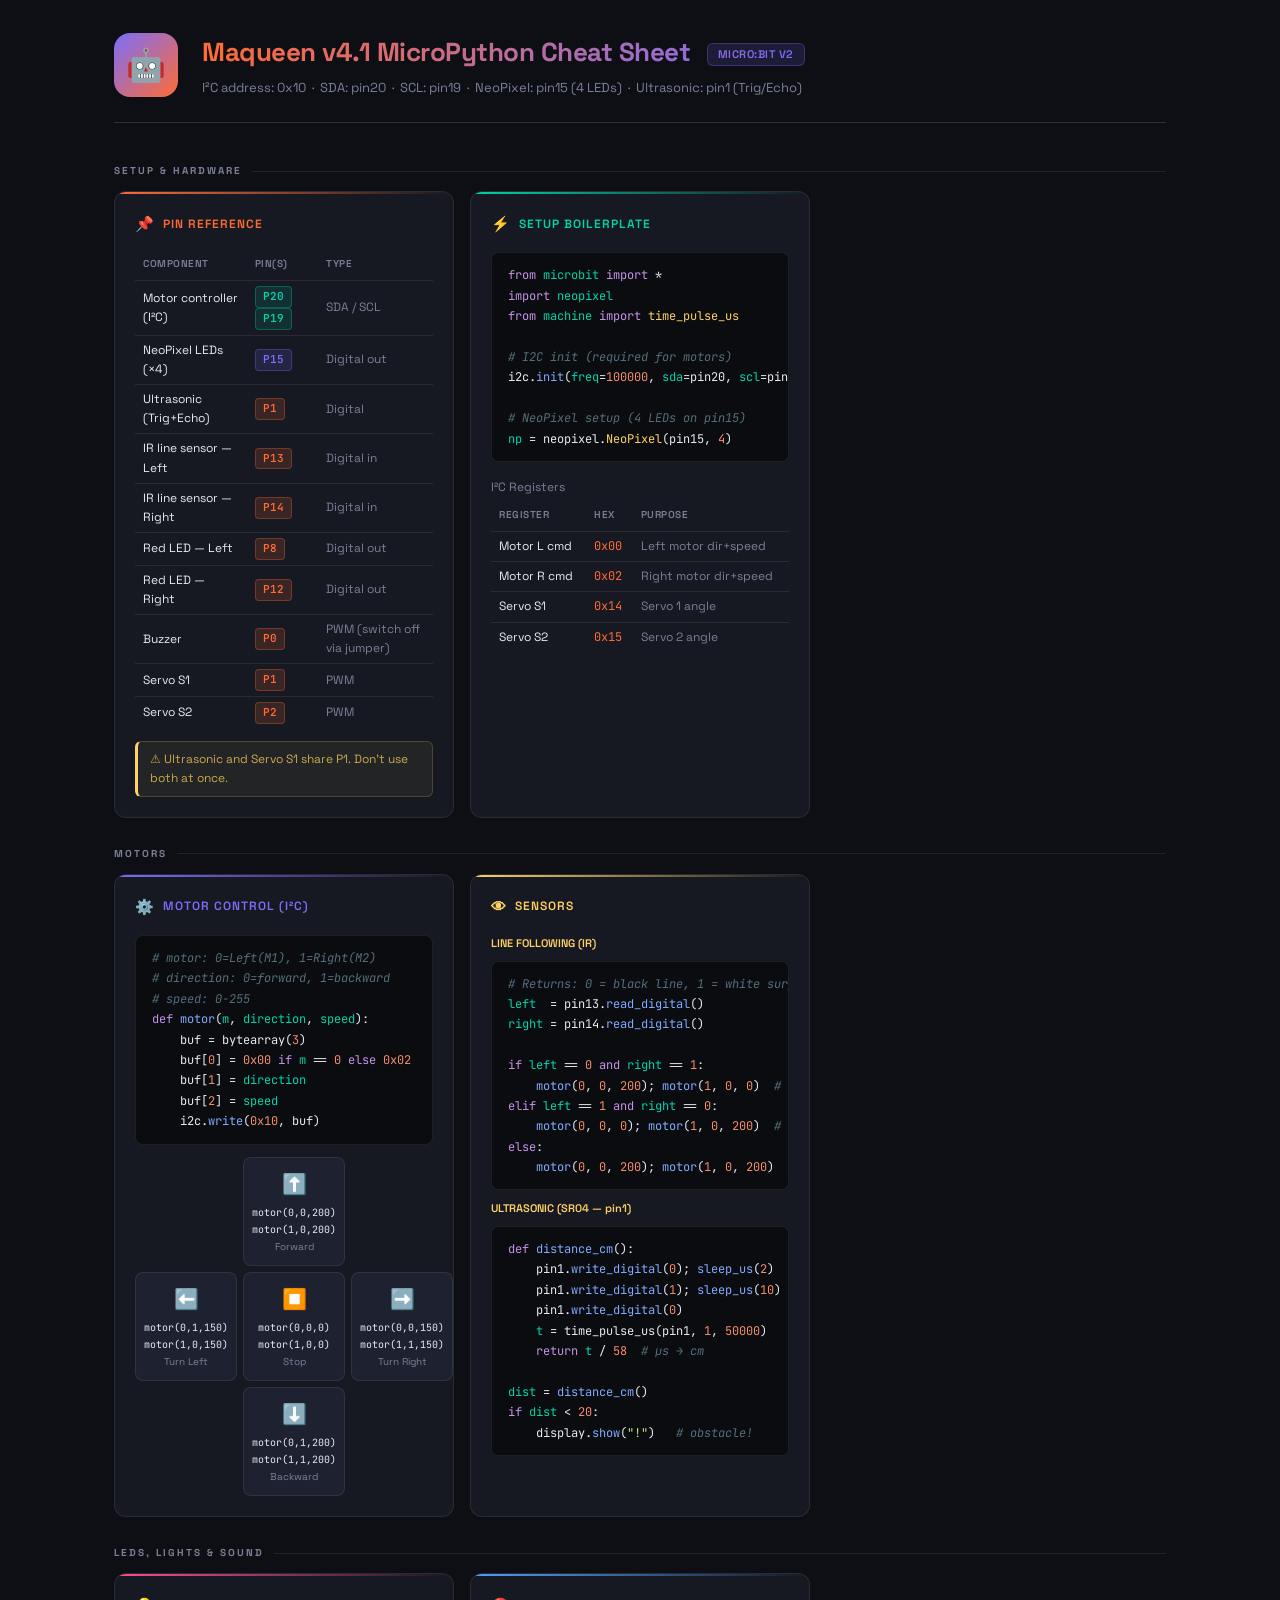
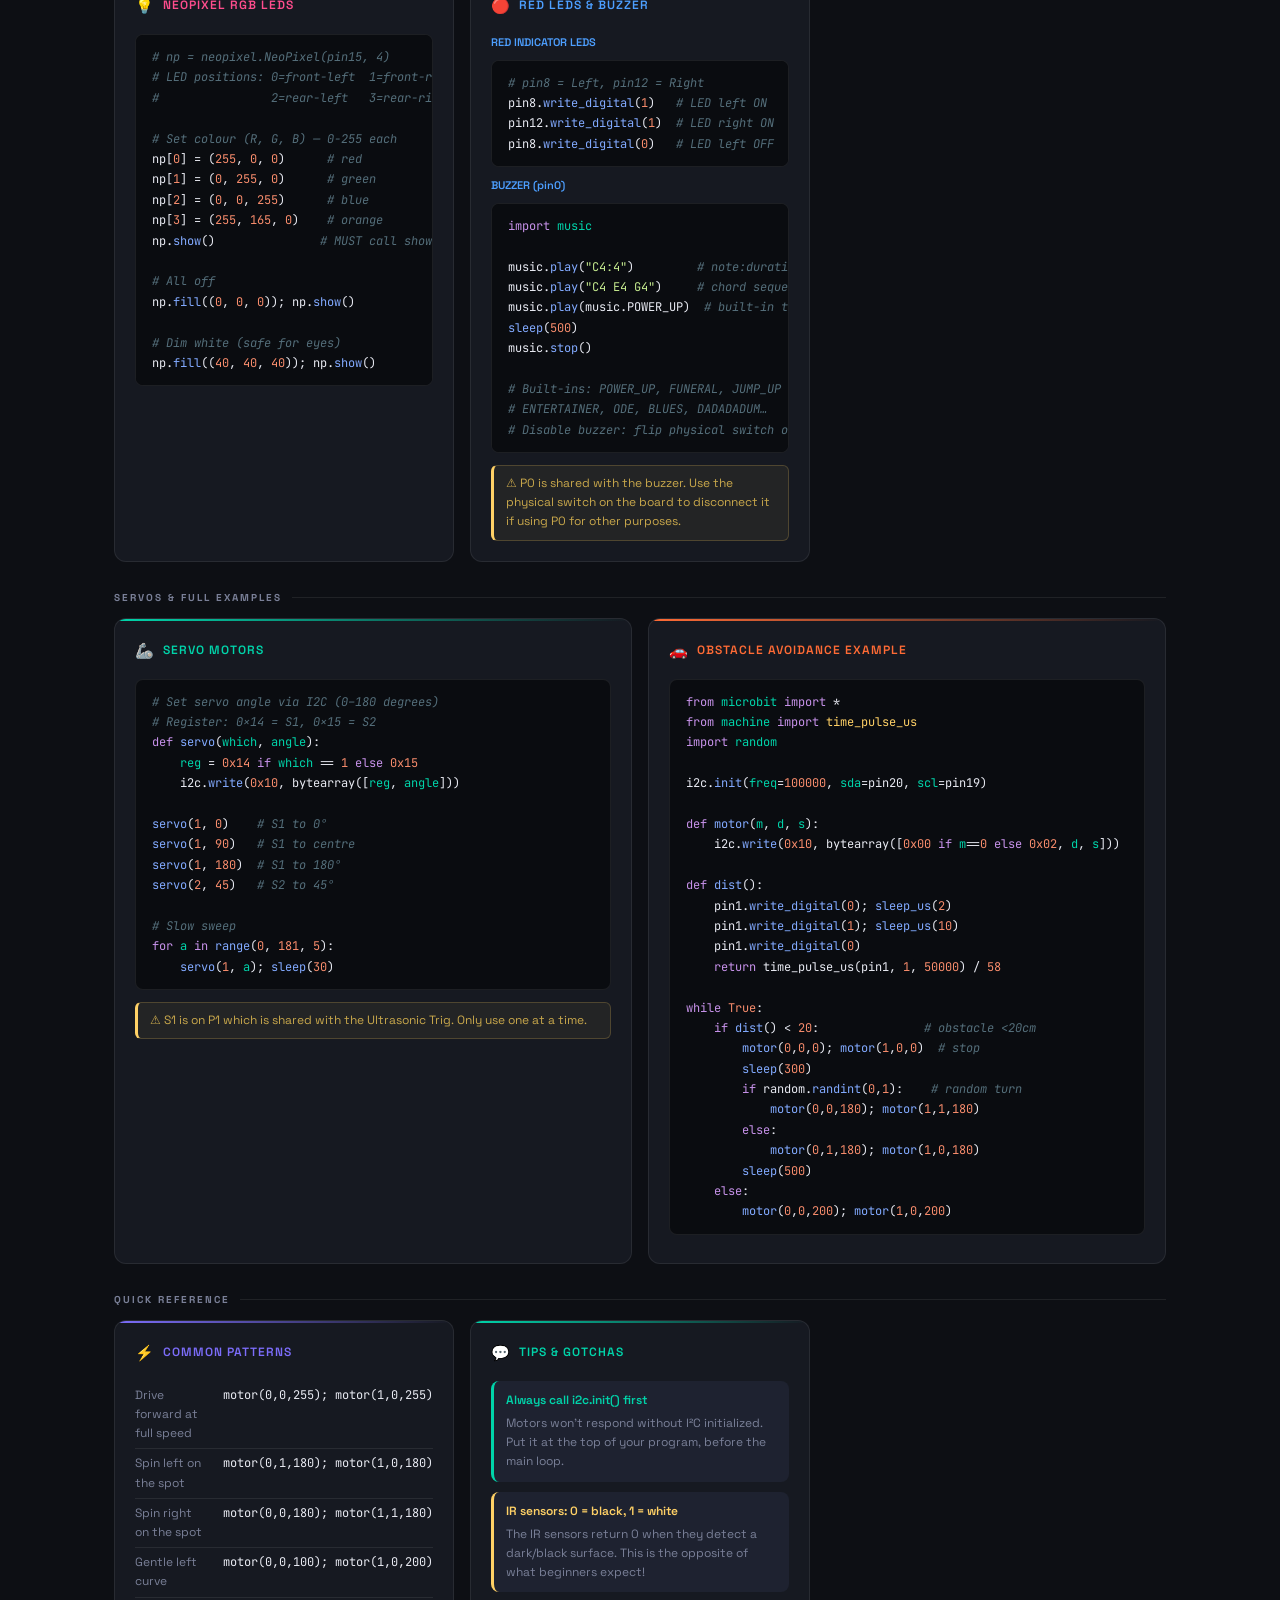
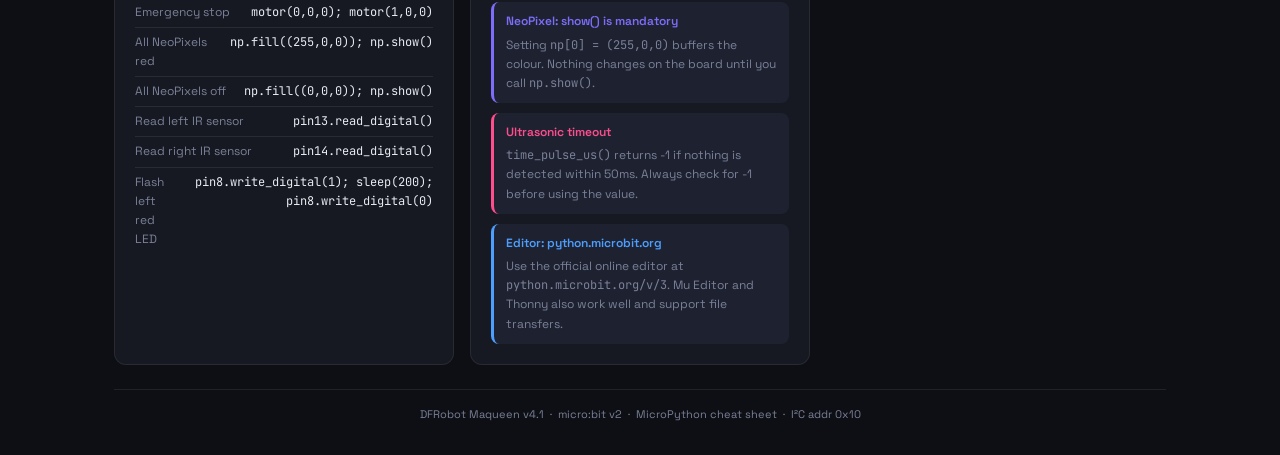
<file: maqueen_micropython_cheatsheet.html>
<!DOCTYPE html>
<html lang="en">
<head>
<meta charset="UTF-8">
<meta name="viewport" content="width=device-width, initial-scale=1.0">
<title>Maqueen v4.1 MicroPython Cheat Sheet</title>
<style>
  @import url('https://fonts.googleapis.com/css2?family=JetBrains+Mono:wght@400;600&family=Space+Grotesk:wght@300;400;600;700&display=swap');

  *, *::before, *::after { box-sizing: border-box; margin: 0; padding: 0; }

  :root {
    --bg: #0d0f14;
    --bg2: #161921;
    --bg3: #1e2230;
    --border: rgba(255,255,255,0.08);
    --border2: rgba(255,255,255,0.14);
    --text: #e8eaf2;
    --muted: #7a8098;
    --accent: #ff6b35;
    --accent2: #00d4aa;
    --accent3: #7c6dfa;
    --yellow: #ffd166;
    --pink: #ff4d8d;
    --code-bg: #0a0c10;
    --mono: 'JetBrains Mono', monospace;
    --sans: 'Space Grotesk', sans-serif;
  }

  body {
    background: var(--bg);
    color: var(--text);
    font-family: var(--sans);
    font-size: 14px;
    line-height: 1.6;
    padding: 2rem 1.5rem;
    max-width: 1100px;
    margin: 0 auto;
  }

  /* HEADER */
  .header {
    display: flex;
    align-items: center;
    gap: 1.5rem;
    margin-bottom: 2.5rem;
    padding-bottom: 1.5rem;
    border-bottom: 1px solid var(--border2);
  }

  .robot-icon {
    width: 64px;
    height: 64px;
    background: linear-gradient(135deg, var(--accent3), var(--accent));
    border-radius: 16px;
    display: flex;
    align-items: center;
    justify-content: center;
    font-size: 32px;
    flex-shrink: 0;
  }

  .header-text h1 {
    font-size: 26px;
    font-weight: 700;
    letter-spacing: -0.5px;
    background: linear-gradient(90deg, var(--accent), var(--accent3));
    -webkit-background-clip: text;
    -webkit-text-fill-color: transparent;
    background-clip: text;
  }

  .header-text p {
    color: var(--muted);
    font-size: 13px;
    margin-top: 4px;
  }

  .badge {
    display: inline-block;
    background: rgba(124,109,250,0.15);
    color: var(--accent3);
    border: 1px solid rgba(124,109,250,0.3);
    border-radius: 6px;
    padding: 2px 10px;
    font-size: 11px;
    font-weight: 600;
    letter-spacing: 0.5px;
    text-transform: uppercase;
    margin-left: 10px;
    vertical-align: middle;
  }

  /* GRID LAYOUT */
  .grid {
    display: grid;
    grid-template-columns: repeat(auto-fill, minmax(320px, 1fr));
    gap: 1rem;
  }

  .grid-wide {
    display: grid;
    grid-template-columns: 1fr 1fr;
    gap: 1rem;
  }

  @media (max-width: 700px) {
    .grid-wide { grid-template-columns: 1fr; }
  }

  /* SECTION CARD */
  .card {
    background: var(--bg2);
    border: 1px solid var(--border);
    border-radius: 12px;
    padding: 1.25rem;
    position: relative;
    overflow: hidden;
  }

  .card::before {
    content: '';
    position: absolute;
    top: 0; left: 0; right: 0;
    height: 2px;
  }

  .card.orange::before { background: linear-gradient(90deg, var(--accent), transparent); }
  .card.teal::before { background: linear-gradient(90deg, var(--accent2), transparent); }
  .card.purple::before { background: linear-gradient(90deg, var(--accent3), transparent); }
  .card.yellow::before { background: linear-gradient(90deg, var(--yellow), transparent); }
  .card.pink::before { background: linear-gradient(90deg, var(--pink), transparent); }
  .card.blue::before { background: linear-gradient(90deg, #4d9fff, transparent); }

  .card h2 {
    font-size: 12px;
    font-weight: 600;
    letter-spacing: 1px;
    text-transform: uppercase;
    margin-bottom: 1rem;
    display: flex;
    align-items: center;
    gap: 8px;
  }

  .card.orange h2 { color: var(--accent); }
  .card.teal h2 { color: var(--accent2); }
  .card.purple h2 { color: var(--accent3); }
  .card.yellow h2 { color: var(--yellow); }
  .card.pink h2 { color: var(--pink); }
  .card.blue h2 { color: #4d9fff; }

  .icon { font-size: 15px; }

  /* CODE BLOCKS */
  pre {
    background: var(--code-bg);
    border: 1px solid var(--border);
    border-radius: 8px;
    padding: 0.75rem 1rem;
    overflow-x: auto;
    margin: 0.5rem 0;
    font-family: var(--mono);
    font-size: 12px;
    line-height: 1.7;
  }

  code {
    font-family: var(--mono);
    font-size: 12px;
  }

  .kw { color: #c792ea; }    /* keyword */
  .fn { color: #82aaff; }    /* function/method */
  .st { color: #c3e88d; }    /* string */
  .nm { color: #f78c6c; }    /* number */
  .cm { color: #546e7a; font-style: italic; } /* comment */
  .var { color: var(--accent2); }  /* variable */
  .cls { color: var(--yellow); }   /* class */

  /* PIN TABLE */
  .pin-table {
    width: 100%;
    border-collapse: collapse;
    font-size: 12px;
  }

  .pin-table th {
    color: var(--muted);
    font-weight: 600;
    font-size: 10px;
    text-transform: uppercase;
    letter-spacing: 0.5px;
    padding: 4px 8px 8px;
    text-align: left;
  }

  .pin-table td {
    padding: 5px 8px;
    border-top: 1px solid var(--border);
  }

  .pin-table tr:hover td { background: rgba(255,255,255,0.03); }

  .pin-chip {
    display: inline-block;
    background: rgba(255,107,53,0.15);
    color: var(--accent);
    border: 1px solid rgba(255,107,53,0.3);
    border-radius: 4px;
    padding: 1px 7px;
    font-family: var(--mono);
    font-size: 11px;
    font-weight: 600;
  }

  .pin-chip.i2c {
    background: rgba(0,212,170,0.12);
    color: var(--accent2);
    border-color: rgba(0,212,170,0.3);
  }

  .pin-chip.neo {
    background: rgba(124,109,250,0.15);
    color: var(--accent3);
    border-color: rgba(124,109,250,0.3);
  }

  /* PARAM TAGS */
  .param {
    display: inline-block;
    background: var(--bg3);
    color: var(--muted);
    border-radius: 4px;
    padding: 1px 6px;
    font-family: var(--mono);
    font-size: 11px;
    margin: 1px;
  }

  /* QUICK REF ROW */
  .qr {
    display: flex;
    justify-content: space-between;
    align-items: flex-start;
    padding: 5px 0;
    border-top: 1px solid var(--border);
    gap: 1rem;
    font-size: 12px;
  }

  .qr:first-of-type { border-top: none; }

  .qr-desc { color: var(--muted); flex: 1; }
  .qr-code { font-family: var(--mono); color: var(--text); text-align: right; }

  /* FULL WIDTH SECTION */
  .full-card {
    margin-top: 1rem;
  }

  /* DIRECTION DIAGRAM */
  .dir-diagram {
    display: grid;
    grid-template-columns: repeat(3, 1fr);
    gap: 6px;
    margin-top: 0.75rem;
  }

  .dir-box {
    background: var(--bg3);
    border: 1px solid var(--border);
    border-radius: 8px;
    padding: 10px 8px;
    text-align: center;
    font-size: 11px;
  }

  .dir-box .arrow { font-size: 20px; display: block; margin-bottom: 4px; }
  .dir-box .label { color: var(--muted); font-size: 10px; }
  .dir-box.empty { background: transparent; border: none; }

  /* NOTE BOX */
  .note {
    background: rgba(255,209,102,0.06);
    border: 1px solid rgba(255,209,102,0.2);
    border-left: 3px solid var(--yellow);
    border-radius: 6px;
    padding: 8px 12px;
    margin-top: 0.75rem;
    font-size: 12px;
    color: #c9a84c;
  }

  /* SECTION SEPARATOR */
  .section-title {
    font-size: 10px;
    font-weight: 700;
    letter-spacing: 2px;
    text-transform: uppercase;
    color: var(--muted);
    margin: 1.75rem 0 0.75rem;
    display: flex;
    align-items: center;
    gap: 10px;
  }

  .section-title::after {
    content: '';
    flex: 1;
    height: 1px;
    background: var(--border);
  }
</style>
</head>
<body>

<div class="header">
  <div class="robot-icon">🤖</div>
  <div class="header-text">
    <h1>Maqueen v4.1 MicroPython Cheat Sheet <span class="badge">micro:bit v2</span></h1>
    <p>I²C address: 0x10 &nbsp;·&nbsp; SDA: pin20 &nbsp;·&nbsp; SCL: pin19 &nbsp;·&nbsp; NeoPixel: pin15 (4 LEDs) &nbsp;·&nbsp; Ultrasonic: pin1 (Trig/Echo)</p>
  </div>
</div>

<!-- ROW 1 -->
<div class="section-title">Setup &amp; Hardware</div>

<div class="grid">

  <!-- PIN REFERENCE -->
  <div class="card orange">
    <h2><span class="icon">📌</span> Pin Reference</h2>
    <table class="pin-table">
      <tr><th>Component</th><th>Pin(s)</th><th>Type</th></tr>
      <tr>
        <td>Motor controller (I²C)</td>
        <td><span class="pin-chip i2c">P20</span> <span class="pin-chip i2c">P19</span></td>
        <td style="color:var(--muted)">SDA / SCL</td>
      </tr>
      <tr>
        <td>NeoPixel LEDs (×4)</td>
        <td><span class="pin-chip neo">P15</span></td>
        <td style="color:var(--muted)">Digital out</td>
      </tr>
      <tr>
        <td>Ultrasonic (Trig+Echo)</td>
        <td><span class="pin-chip">P1</span></td>
        <td style="color:var(--muted)">Digital</td>
      </tr>
      <tr>
        <td>IR line sensor — Left</td>
        <td><span class="pin-chip">P13</span></td>
        <td style="color:var(--muted)">Digital in</td>
      </tr>
      <tr>
        <td>IR line sensor — Right</td>
        <td><span class="pin-chip">P14</span></td>
        <td style="color:var(--muted)">Digital in</td>
      </tr>
      <tr>
        <td>Red LED — Left</td>
        <td><span class="pin-chip">P8</span></td>
        <td style="color:var(--muted)">Digital out</td>
      </tr>
      <tr>
        <td>Red LED — Right</td>
        <td><span class="pin-chip">P12</span></td>
        <td style="color:var(--muted)">Digital out</td>
      </tr>
      <tr>
        <td>Buzzer</td>
        <td><span class="pin-chip">P0</span></td>
        <td style="color:var(--muted)">PWM (switch off via jumper)</td>
      </tr>
      <tr>
        <td>Servo S1</td>
        <td><span class="pin-chip">P1</span></td>
        <td style="color:var(--muted)">PWM</td>
      </tr>
      <tr>
        <td>Servo S2</td>
        <td><span class="pin-chip">P2</span></td>
        <td style="color:var(--muted)">PWM</td>
      </tr>
    </table>
    <div class="note">⚠ Ultrasonic and Servo S1 share P1. Don't use both at once.</div>
  </div>

  <!-- SETUP / BOILERPLATE -->
  <div class="card teal">
    <h2><span class="icon">⚡</span> Setup Boilerplate</h2>
    <pre><code><span class="kw">from</span> <span class="var">microbit</span> <span class="kw">import</span> *
<span class="kw">import</span> <span class="var">neopixel</span>
<span class="kw">from</span> <span class="var">machine</span> <span class="kw">import</span> <span class="cls">time_pulse_us</span>

<span class="cm"># I2C init (required for motors)</span>
i2c.<span class="fn">init</span>(<span class="var">freq</span>=<span class="nm">100000</span>, <span class="var">sda</span>=pin20, <span class="var">scl</span>=pin19)

<span class="cm"># NeoPixel setup (4 LEDs on pin15)</span>
<span class="var">np</span> = neopixel.<span class="cls">NeoPixel</span>(pin15, <span class="nm">4</span>)</code></pre>

    <div style="margin-top:1rem; font-size:12px; color:var(--muted);">I²C Registers</div>
    <table class="pin-table" style="margin-top:6px">
      <tr><th>Register</th><th>Hex</th><th>Purpose</th></tr>
      <tr><td>Motor L cmd</td><td><span style="font-family:var(--mono);color:var(--accent)">0x00</span></td><td style="color:var(--muted)">Left motor dir+speed</td></tr>
      <tr><td>Motor R cmd</td><td><span style="font-family:var(--mono);color:var(--accent)">0x02</span></td><td style="color:var(--muted)">Right motor dir+speed</td></tr>
      <tr><td>Servo S1</td><td><span style="font-family:var(--mono);color:var(--accent)">0x14</span></td><td style="color:var(--muted)">Servo 1 angle</td></tr>
      <tr><td>Servo S2</td><td><span style="font-family:var(--mono);color:var(--accent)">0x15</span></td><td style="color:var(--muted)">Servo 2 angle</td></tr>
    </table>
  </div>

</div>

<!-- ROW 2 -->
<div class="section-title">Motors</div>

<div class="grid">

  <!-- MOTOR CONTROL -->
  <div class="card purple">
    <h2><span class="icon">⚙️</span> Motor Control (I²C)</h2>
    <pre><code><span class="cm"># motor: 0=Left(M1), 1=Right(M2)</span>
<span class="cm"># direction: 0=forward, 1=backward</span>
<span class="cm"># speed: 0-255</span>
<span class="kw">def</span> <span class="fn">motor</span>(<span class="var">m</span>, <span class="var">direction</span>, <span class="var">speed</span>):
    buf = bytearray(<span class="nm">3</span>)
    buf[<span class="nm">0</span>] = <span class="nm">0x00</span> <span class="kw">if</span> <span class="var">m</span> == <span class="nm">0</span> <span class="kw">else</span> <span class="nm">0x02</span>
    buf[<span class="nm">1</span>] = <span class="var">direction</span>
    buf[<span class="nm">2</span>] = <span class="var">speed</span>
    i2c.<span class="fn">write</span>(<span class="nm">0x10</span>, buf)</code></pre>

    <div class="dir-diagram">
      <div class="dir-box empty"></div>
      <div class="dir-box">
        <span class="arrow">⬆️</span>
        <code style="font-size:10px">motor(0,0,200)<br>motor(1,0,200)</code>
        <div class="label">Forward</div>
      </div>
      <div class="dir-box empty"></div>
      <div class="dir-box">
        <span class="arrow">⬅️</span>
        <code style="font-size:10px">motor(0,1,150)<br>motor(1,0,150)</code>
        <div class="label">Turn Left</div>
      </div>
      <div class="dir-box">
        <span class="arrow">⏹️</span>
        <code style="font-size:10px">motor(0,0,0)<br>motor(1,0,0)</code>
        <div class="label">Stop</div>
      </div>
      <div class="dir-box">
        <span class="arrow">➡️</span>
        <code style="font-size:10px">motor(0,0,150)<br>motor(1,1,150)</code>
        <div class="label">Turn Right</div>
      </div>
      <div class="dir-box empty"></div>
      <div class="dir-box">
        <span class="arrow">⬇️</span>
        <code style="font-size:10px">motor(0,1,200)<br>motor(1,1,200)</code>
        <div class="label">Backward</div>
      </div>
      <div class="dir-box empty"></div>
    </div>
  </div>

  <!-- SENSORS -->
  <div class="card yellow">
    <h2><span class="icon">👁</span> Sensors</h2>

    <div style="font-size:11px; color:var(--yellow); margin-bottom:6px; font-weight:600;">LINE FOLLOWING (IR)</div>
    <pre><code><span class="cm"># Returns: 0 = black line, 1 = white surface</span>
<span class="var">left</span>  = pin13.<span class="fn">read_digital</span>()
<span class="var">right</span> = pin14.<span class="fn">read_digital</span>()

<span class="kw">if</span> <span class="var">left</span> == <span class="nm">0</span> <span class="kw">and</span> <span class="var">right</span> == <span class="nm">1</span>:
    <span class="fn">motor</span>(<span class="nm">0</span>, <span class="nm">0</span>, <span class="nm">200</span>); <span class="fn">motor</span>(<span class="nm">1</span>, <span class="nm">0</span>, <span class="nm">0</span>)  <span class="cm"># veer left</span>
<span class="kw">elif</span> <span class="var">left</span> == <span class="nm">1</span> <span class="kw">and</span> <span class="var">right</span> == <span class="nm">0</span>:
    <span class="fn">motor</span>(<span class="nm">0</span>, <span class="nm">0</span>, <span class="nm">0</span>); <span class="fn">motor</span>(<span class="nm">1</span>, <span class="nm">0</span>, <span class="nm">200</span>)  <span class="cm"># veer right</span>
<span class="kw">else</span>:
    <span class="fn">motor</span>(<span class="nm">0</span>, <span class="nm">0</span>, <span class="nm">200</span>); <span class="fn">motor</span>(<span class="nm">1</span>, <span class="nm">0</span>, <span class="nm">200</span>)  <span class="cm"># straight</span></code></pre>

    <div style="font-size:11px; color:var(--yellow); margin:10px 0 6px; font-weight:600;">ULTRASONIC (SR04 — pin1)</div>
    <pre><code><span class="kw">def</span> <span class="fn">distance_cm</span>():
    pin1.<span class="fn">write_digital</span>(<span class="nm">0</span>); <span class="fn">sleep_us</span>(<span class="nm">2</span>)
    pin1.<span class="fn">write_digital</span>(<span class="nm">1</span>); <span class="fn">sleep_us</span>(<span class="nm">10</span>)
    pin1.<span class="fn">write_digital</span>(<span class="nm">0</span>)
    <span class="var">t</span> = time_pulse_us(pin1, <span class="nm">1</span>, <span class="nm">50000</span>)
    <span class="kw">return</span> <span class="var">t</span> / <span class="nm">58</span>  <span class="cm"># µs → cm</span>

<span class="var">dist</span> = <span class="fn">distance_cm</span>()
<span class="kw">if</span> <span class="var">dist</span> &lt; <span class="nm">20</span>:
    display.<span class="fn">show</span>(<span class="st">"!"</span>)   <span class="cm"># obstacle!</span></code></pre>
  </div>

</div>

<!-- ROW 3 -->
<div class="section-title">LEDs, Lights &amp; Sound</div>

<div class="grid">

  <!-- NEOPIXEL -->
  <div class="card pink">
    <h2><span class="icon">💡</span> NeoPixel RGB LEDs</h2>
    <pre><code><span class="cm"># np = neopixel.NeoPixel(pin15, 4)</span>
<span class="cm"># LED positions: 0=front-left  1=front-right</span>
<span class="cm">#                2=rear-left   3=rear-right</span>

<span class="cm"># Set colour (R, G, B) — 0-255 each</span>
np[<span class="nm">0</span>] = (<span class="nm">255</span>, <span class="nm">0</span>, <span class="nm">0</span>)      <span class="cm"># red</span>
np[<span class="nm">1</span>] = (<span class="nm">0</span>, <span class="nm">255</span>, <span class="nm">0</span>)      <span class="cm"># green</span>
np[<span class="nm">2</span>] = (<span class="nm">0</span>, <span class="nm">0</span>, <span class="nm">255</span>)      <span class="cm"># blue</span>
np[<span class="nm">3</span>] = (<span class="nm">255</span>, <span class="nm">165</span>, <span class="nm">0</span>)    <span class="cm"># orange</span>
np.<span class="fn">show</span>()               <span class="cm"># MUST call show() to apply</span>

<span class="cm"># All off</span>
np.<span class="fn">fill</span>((<span class="nm">0</span>, <span class="nm">0</span>, <span class="nm">0</span>)); np.<span class="fn">show</span>()

<span class="cm"># Dim white (safe for eyes)</span>
np.<span class="fn">fill</span>((<span class="nm">40</span>, <span class="nm">40</span>, <span class="nm">40</span>)); np.<span class="fn">show</span>()</code></pre>
  </div>

  <!-- RED LEDS + BUZZER -->
  <div class="card blue">
    <h2><span class="icon">🔴</span> Red LEDs &amp; Buzzer</h2>

    <div style="font-size:11px; color:#4d9fff; margin-bottom:6px; font-weight:600;">RED INDICATOR LEDS</div>
    <pre><code><span class="cm"># pin8 = Left, pin12 = Right</span>
pin8.<span class="fn">write_digital</span>(<span class="nm">1</span>)   <span class="cm"># LED left ON</span>
pin12.<span class="fn">write_digital</span>(<span class="nm">1</span>)  <span class="cm"># LED right ON</span>
pin8.<span class="fn">write_digital</span>(<span class="nm">0</span>)   <span class="cm"># LED left OFF</span></code></pre>

    <div style="font-size:11px; color:#4d9fff; margin:10px 0 6px; font-weight:600;">BUZZER (pin0)</div>
    <pre><code><span class="kw">import</span> <span class="var">music</span>

music.<span class="fn">play</span>(<span class="st">"C4:4"</span>)         <span class="cm"># note:duration</span>
music.<span class="fn">play</span>(<span class="st">"C4 E4 G4"</span>)     <span class="cm"># chord sequence</span>
music.<span class="fn">play</span>(music.POWER_UP)  <span class="cm"># built-in tune</span>
<span class="fn">sleep</span>(<span class="nm">500</span>)
music.<span class="fn">stop</span>()

<span class="cm"># Built-ins: POWER_UP, FUNERAL, JUMP_UP</span>
<span class="cm"># ENTERTAINER, ODE, BLUES, DADADADUM…</span>
<span class="cm"># Disable buzzer: flip physical switch on board</span></code></pre>
    <div class="note">⚠ P0 is shared with the buzzer. Use the physical switch on the board to disconnect it if using P0 for other purposes.</div>
  </div>

</div>

<!-- ROW 4 -->
<div class="section-title">Servos &amp; Full Examples</div>

<div class="grid-wide">

  <!-- SERVO -->
  <div class="card teal">
    <h2><span class="icon">🦾</span> Servo Motors</h2>
    <pre><code><span class="cm"># Set servo angle via I2C (0–180 degrees)</span>
<span class="cm"># Register: 0x14 = S1, 0x15 = S2</span>
<span class="kw">def</span> <span class="fn">servo</span>(<span class="var">which</span>, <span class="var">angle</span>):
    <span class="var">reg</span> = <span class="nm">0x14</span> <span class="kw">if</span> <span class="var">which</span> == <span class="nm">1</span> <span class="kw">else</span> <span class="nm">0x15</span>
    i2c.<span class="fn">write</span>(<span class="nm">0x10</span>, bytearray([<span class="var">reg</span>, <span class="var">angle</span>]))

<span class="fn">servo</span>(<span class="nm">1</span>, <span class="nm">0</span>)    <span class="cm"># S1 to 0°</span>
<span class="fn">servo</span>(<span class="nm">1</span>, <span class="nm">90</span>)   <span class="cm"># S1 to centre</span>
<span class="fn">servo</span>(<span class="nm">1</span>, <span class="nm">180</span>)  <span class="cm"># S1 to 180°</span>
<span class="fn">servo</span>(<span class="nm">2</span>, <span class="nm">45</span>)   <span class="cm"># S2 to 45°</span>

<span class="cm"># Slow sweep</span>
<span class="kw">for</span> <span class="var">a</span> <span class="kw">in</span> <span class="fn">range</span>(<span class="nm">0</span>, <span class="nm">181</span>, <span class="nm">5</span>):
    <span class="fn">servo</span>(<span class="nm">1</span>, <span class="var">a</span>); <span class="fn">sleep</span>(<span class="nm">30</span>)</code></pre>
    <div class="note">⚠ S1 is on P1 which is shared with the Ultrasonic Trig. Only use one at a time.</div>
  </div>

  <!-- OBSTACLE AVOIDANCE EXAMPLE -->
  <div class="card orange">
    <h2><span class="icon">🚗</span> Obstacle Avoidance Example</h2>
    <pre><code><span class="kw">from</span> <span class="var">microbit</span> <span class="kw">import</span> *
<span class="kw">from</span> <span class="var">machine</span> <span class="kw">import</span> <span class="cls">time_pulse_us</span>
<span class="kw">import</span> <span class="var">random</span>

i2c.<span class="fn">init</span>(<span class="var">freq</span>=<span class="nm">100000</span>, <span class="var">sda</span>=pin20, <span class="var">scl</span>=pin19)

<span class="kw">def</span> <span class="fn">motor</span>(<span class="var">m</span>, <span class="var">d</span>, <span class="var">s</span>):
    i2c.<span class="fn">write</span>(<span class="nm">0x10</span>, bytearray([<span class="nm">0x00</span> <span class="kw">if</span> <span class="var">m</span>==<span class="nm">0</span> <span class="kw">else</span> <span class="nm">0x02</span>, <span class="var">d</span>, <span class="var">s</span>]))

<span class="kw">def</span> <span class="fn">dist</span>():
    pin1.<span class="fn">write_digital</span>(<span class="nm">0</span>); <span class="fn">sleep_us</span>(<span class="nm">2</span>)
    pin1.<span class="fn">write_digital</span>(<span class="nm">1</span>); <span class="fn">sleep_us</span>(<span class="nm">10</span>)
    pin1.<span class="fn">write_digital</span>(<span class="nm">0</span>)
    <span class="kw">return</span> time_pulse_us(pin1, <span class="nm">1</span>, <span class="nm">50000</span>) / <span class="nm">58</span>

<span class="kw">while</span> <span class="nm">True</span>:
    <span class="kw">if</span> <span class="fn">dist</span>() &lt; <span class="nm">20</span>:               <span class="cm"># obstacle &lt;20cm</span>
        <span class="fn">motor</span>(<span class="nm">0</span>,<span class="nm">0</span>,<span class="nm">0</span>); <span class="fn">motor</span>(<span class="nm">1</span>,<span class="nm">0</span>,<span class="nm">0</span>)  <span class="cm"># stop</span>
        <span class="fn">sleep</span>(<span class="nm">300</span>)
        <span class="kw">if</span> random.<span class="fn">randint</span>(<span class="nm">0</span>,<span class="nm">1</span>):    <span class="cm"># random turn</span>
            <span class="fn">motor</span>(<span class="nm">0</span>,<span class="nm">0</span>,<span class="nm">180</span>); <span class="fn">motor</span>(<span class="nm">1</span>,<span class="nm">1</span>,<span class="nm">180</span>)
        <span class="kw">else</span>:
            <span class="fn">motor</span>(<span class="nm">0</span>,<span class="nm">1</span>,<span class="nm">180</span>); <span class="fn">motor</span>(<span class="nm">1</span>,<span class="nm">0</span>,<span class="nm">180</span>)
        <span class="fn">sleep</span>(<span class="nm">500</span>)
    <span class="kw">else</span>:
        <span class="fn">motor</span>(<span class="nm">0</span>,<span class="nm">0</span>,<span class="nm">200</span>); <span class="fn">motor</span>(<span class="nm">1</span>,<span class="nm">0</span>,<span class="nm">200</span>)</code></pre>
  </div>

</div>

<!-- ROW 5 -->
<div class="section-title">Quick Reference</div>

<div class="grid">

  <!-- QUICK METHODS -->
  <div class="card purple">
    <h2><span class="icon">⚡</span> Common Patterns</h2>

    <div class="qr">
      <div class="qr-desc">Drive forward at full speed</div>
      <div class="qr-code">motor(0,0,255); motor(1,0,255)</div>
    </div>
    <div class="qr">
      <div class="qr-desc">Spin left on the spot</div>
      <div class="qr-code">motor(0,1,180); motor(1,0,180)</div>
    </div>
    <div class="qr">
      <div class="qr-desc">Spin right on the spot</div>
      <div class="qr-code">motor(0,0,180); motor(1,1,180)</div>
    </div>
    <div class="qr">
      <div class="qr-desc">Gentle left curve</div>
      <div class="qr-code">motor(0,0,100); motor(1,0,200)</div>
    </div>
    <div class="qr">
      <div class="qr-desc">Emergency stop</div>
      <div class="qr-code">motor(0,0,0); motor(1,0,0)</div>
    </div>
    <div class="qr">
      <div class="qr-desc">All NeoPixels red</div>
      <div class="qr-code">np.fill((255,0,0)); np.show()</div>
    </div>
    <div class="qr">
      <div class="qr-desc">All NeoPixels off</div>
      <div class="qr-code">np.fill((0,0,0)); np.show()</div>
    </div>
    <div class="qr">
      <div class="qr-desc">Read left IR sensor</div>
      <div class="qr-code">pin13.read_digital()</div>
    </div>
    <div class="qr">
      <div class="qr-desc">Read right IR sensor</div>
      <div class="qr-code">pin14.read_digital()</div>
    </div>
    <div class="qr">
      <div class="qr-desc">Flash left red LED</div>
      <div class="qr-code">pin8.write_digital(1); sleep(200); pin8.write_digital(0)</div>
    </div>
  </div>

  <!-- TIPS -->
  <div class="card teal">
    <h2><span class="icon">💬</span> Tips &amp; Gotchas</h2>

    <div style="display:flex; flex-direction:column; gap:10px; font-size:12px; line-height:1.6;">
      <div style="background:var(--bg3); border-radius:8px; padding:10px 12px; border-left:3px solid var(--accent2);">
        <div style="font-weight:600; color:var(--accent2); margin-bottom:4px;">Always call i2c.init() first</div>
        <div style="color:var(--muted);">Motors won't respond without I²C initialized. Put it at the top of your program, before the main loop.</div>
      </div>
      <div style="background:var(--bg3); border-radius:8px; padding:10px 12px; border-left:3px solid var(--yellow);">
        <div style="font-weight:600; color:var(--yellow); margin-bottom:4px;">IR sensors: 0 = black, 1 = white</div>
        <div style="color:var(--muted);">The IR sensors return 0 when they detect a dark/black surface. This is the opposite of what beginners expect!</div>
      </div>
      <div style="background:var(--bg3); border-radius:8px; padding:10px 12px; border-left:3px solid var(--accent3);">
        <div style="font-weight:600; color:var(--accent3); margin-bottom:4px;">NeoPixel: show() is mandatory</div>
        <div style="color:var(--muted);">Setting <code>np[0] = (255,0,0)</code> buffers the colour. Nothing changes on the board until you call <code>np.show()</code>.</div>
      </div>
      <div style="background:var(--bg3); border-radius:8px; padding:10px 12px; border-left:3px solid var(--pink);">
        <div style="font-weight:600; color:var(--pink); margin-bottom:4px;">Ultrasonic timeout</div>
        <div style="color:var(--muted);"><code>time_pulse_us()</code> returns -1 if nothing is detected within 50ms. Always check for -1 before using the value.</div>
      </div>
      <div style="background:var(--bg3); border-radius:8px; padding:10px 12px; border-left:3px solid #4d9fff;">
        <div style="font-weight:600; color:#4d9fff; margin-bottom:4px;">Editor: python.microbit.org</div>
        <div style="color:var(--muted);">Use the official online editor at <code>python.microbit.org/v/3</code>. Mu Editor and Thonny also work well and support file transfers.</div>
      </div>
    </div>
  </div>

</div>

<div style="margin-top:1.5rem; text-align:center; font-size:11px; color:var(--muted); border-top:1px solid var(--border); padding-top:1rem;">
  DFRobot Maqueen v4.1 &nbsp;·&nbsp; micro:bit v2 &nbsp;·&nbsp; MicroPython cheat sheet &nbsp;·&nbsp; I²C addr 0x10
</div>

</body>
</html>
</file>
